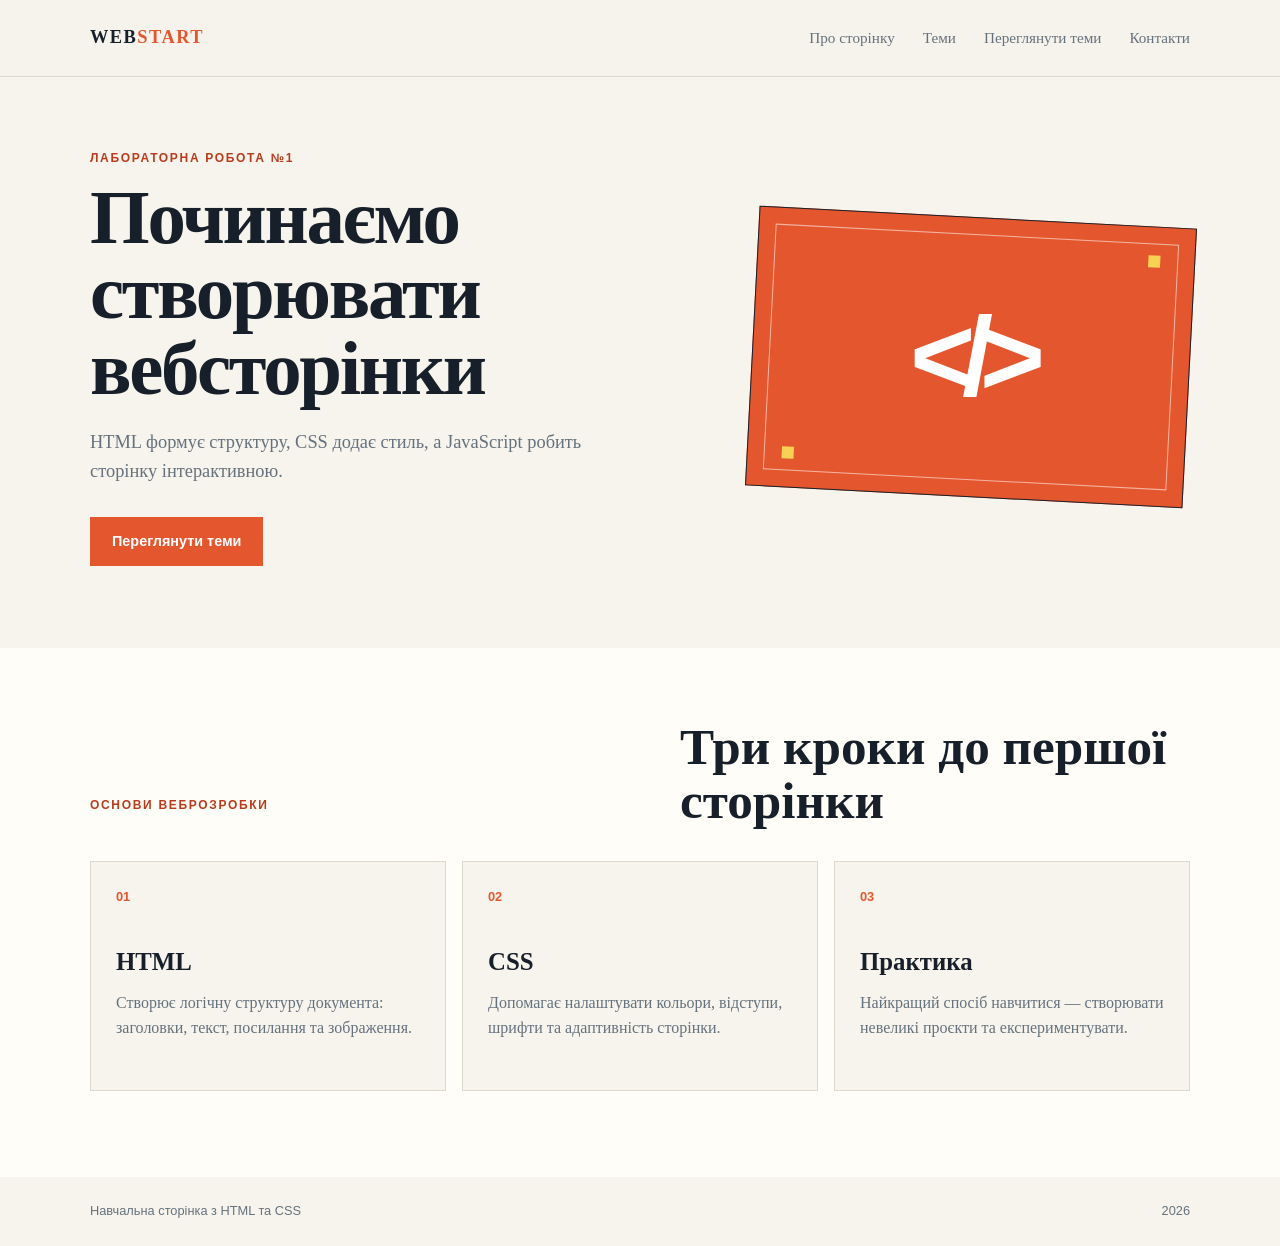
<file: index.html>
<!DOCTYPE html>
<html lang="uk">

<head>
    <meta charset="UTF-8">
    <meta name="viewport" content="width=device-width, initial-scale=1.0">
    <meta name="description" content="Базова навчальна сторінка з HTML та CSS">
    <title>Моя навчальна сторінка</title>
    <link rel="stylesheet" href="styles/styles.css">
    <script src="script.js" defer></script>
</head>

<body>
    <header class="site-header">
        <div class="container header-content">
            <a class="logo" href="#top">WEB<span>START</span></a>
            <nav aria-label="Головна навігація">
                <a href="#about">Про сторінку</a>
                <a href="#topics">Теми</a>
                <a href="#topics">Переглянути теми</a>
                <a href="#contacts">Контакти</a>
            </nav>
        </div>
    </header>

    <main id="top">
        <section class="hero container" id="about">
            <div class="hero-copy">
                <p class="eyebrow">Лабораторна робота №1</p>
                <h1>Починаємо створювати вебсторінки</h1>
                <p class="hero-text">HTML формує структуру, CSS додає стиль, а JavaScript робить сторінку інтерактивною.</p>
                <a class="button" href="pages/subscriptions.html">Переглянути теми</a>
            </div>
            <div class="hero-art" aria-hidden="true">
                <span class="code-mark">&lt;/&gt;</span>
                <span class="spark spark-one"></span>
                <span class="spark spark-two"></span>
            </div>
        </section>

        <section class="topics" id="topics">
            <div class="container">
                <div class="section-heading">
                    <p class="eyebrow">Основи веброзробки</p>
                    <h2>Три кроки до першої сторінки</h2>
                </div>
                <div class="topic-grid">
                    <article class="topic-card">
                        <span class="topic-number">01</span>
                        <h3>HTML</h3>
                        <p>Створює логічну структуру документа: заголовки, текст, посилання та зображення.</p>
                    </article>
                    <article class="topic-card">
                        <span class="topic-number">02</span>
                        <h3>CSS</h3>
                        <p>Допомагає налаштувати кольори, відступи, шрифти та адаптивність сторінки.</p>
                    </article>
                    <article class="topic-card">
                        <span class="topic-number">03</span>
                        <h3>Практика</h3>
                        <p>Найкращий спосіб навчитися — створювати невеликі проєкти та експериментувати.</p>
                    </article>
                </div>
            </div>
        </section>
    </main>

    <footer class="site-footer" id="contacts">
        <div class="container footer-content">
            <p>Навчальна сторінка з HTML та CSS</p>
            <p>2026</p>
        </div>
    </footer>
</body>

</html>
</file>
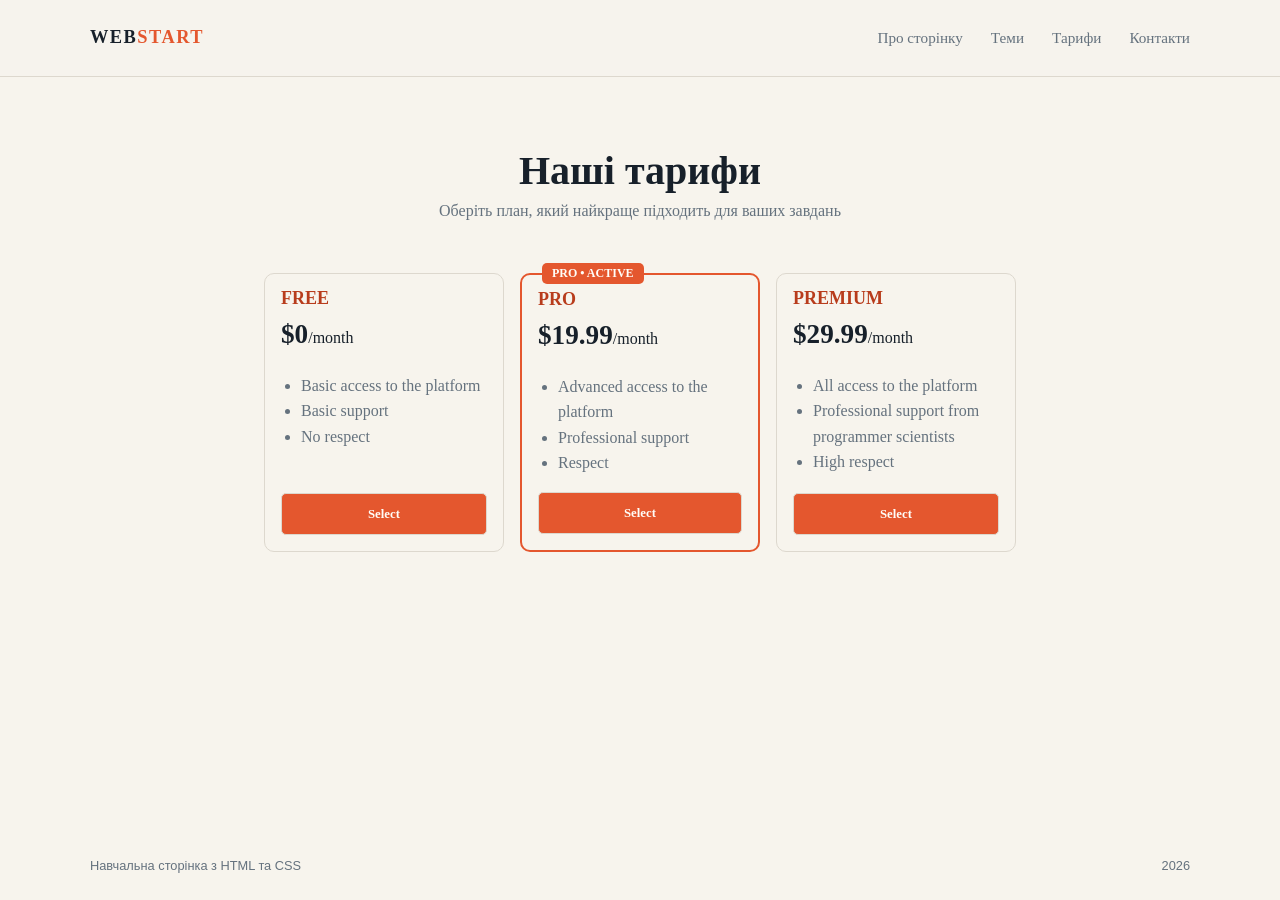
<file: pages/subscriptions.html>
<!doctype html>
<html lang="uk">
  <head>
    <meta charset="UTF-8" />
    <meta name="viewport" content="width=device-width, initial-scale=1.0" />
    <title>Тарифи</title>
    <meta
      name="description"
      content="Оберіть тарифний план для навчання та роботи з веброзробкою"
    />
    <link
      rel="canonical"
      href="https://shoro749.github.io/Lab1HTML/pages/subscriptions.html"
    />
    <link rel="stylesheet" href="../styles/styles.css" />
    <link rel="stylesheet" href="../styles/sub_styles.css" />
  </head>
  <body>
    <header class="site-header">
      <div class="container header-content">
        <a class="logo" href="../index.html#top">WEB<span>START</span></a>
        <nav aria-label="Головна навігація">
          <a href="../index.html#about">Про сторінку</a>
          <a href="../index.html#topics">Теми</a>
          <a href="#plans">Тарифи</a>
          <a href="../index.html#contacts">Контакти</a>
        </nav>
      </div>
    </header>

    <main>
      <section class="plans" id="plans">
        <div class="plans-heading">
          <h1>Наші тарифи</h1>
          <p>Оберіть план, який найкраще підходить для ваших завдань</p>
        </div>
        <br/>
        <div class="container">
          <article class="subCard">
            <h2>FREE</h2>
            <p><span>$0</span>/month</p>
            <ul>
              <li>Basic access to the platform</li>
              <li>Basic support</li>
              <li>No respect</li>
            </ul>
            <button class="btn" type="button">Select</button>
          </article>
          <article class="subCard subCard--featured">
            <div class="featured-label">PRO • ACTIVE</div>
            <h2>PRO</h2>
            <p><span>$19.99</span>/month</p>
            <ul>
              <li>Advanced access to the platform</li>
              <li>Professional support</li>
              <li>Respect</li>
            </ul>
            <button class="btn" type="button">Select</button>
          </article>
          <article class="subCard">
            <h2>PREMIUM</h2>
            <p><span>$29.99</span>/month</p>
            <ul>
              <li>All access to the platform</li>
              <li>Professional support from programmer scientists</li>
              <li>High respect</li>
            </ul>
            <button class="btn" type="button">Select</button>
          </article>
        </div>
      </section>
    </main>

    <footer class="site-footer" id="contacts">
      <div class="container footer-content">
        <p>Навчальна сторінка з HTML та CSS</p>
        <p>2026</p>
      </div>
    </footer>
  </body>
</html>
</file>
<file: styles/styles.css>
:root {
    --ink: #17202a;
    --muted: #65727e;
    --paper: #f7f4ed;
    --surface: #fffdf8;
    --accent: #e4572e;
    --accent-dark: #b83c1c;
    --line: #ddd8ce;
}

* {
    box-sizing: border-box;
}

html {
    scroll-behavior: smooth;
}

body {
    margin: 0;
    display: flex;
    flex-direction: column;
    min-height: 100vh;
    color: var(--ink);
    background: var(--paper);
    font-family: Georgia, "Times New Roman", serif;
    line-height: 1.6;
}

main {
    flex: 1;
}

.container {
    width: min(1100px, calc(100% - 40px));
    margin: 0 auto;
}

.site-header {
    border-bottom: 1px solid var(--line);
    background: rgba(247, 244, 237, 0.92);
}

.header-content,
.footer-content {
    display: flex;
    align-items: center;
    justify-content: space-between;
    gap: 24px;
}

.header-content {
    min-height: 76px;
}

.logo {
    color: var(--ink);
    font-size: 1.15rem;
    font-weight: 700;
    letter-spacing: 0.08em;
    text-decoration: none;
}

.logo span {
    color: var(--accent);
}

nav {
    display: flex;
    gap: 28px;
}

nav a {
    color: var(--muted);
    font-size: 0.95rem;
    text-decoration: none;
}

nav a:hover,
nav a:focus-visible {
    color: var(--accent-dark);
}

.hero {
    display: grid;
    grid-template-columns: minmax(0, 1.15fr) minmax(260px, 0.85fr);
    align-items: center;
    gap: 70px;
    min-height: 500px;
    padding-top: 72px;
    padding-bottom: 82px;
}

.eyebrow {
    margin: 0 0 12px;
    color: var(--accent-dark);
    font-family: Arial, sans-serif;
    font-size: 0.75rem;
    font-weight: 700;
    letter-spacing: 0.14em;
    text-transform: uppercase;
}

h1,
h2,
h3,
p {
    margin-top: 0;
}

h1 {
    max-width: 650px;
    margin-bottom: 22px;
    font-size: clamp(2.6rem, 6vw, 5.2rem);
    line-height: 0.98;
    letter-spacing: -0.03em;
}

.hero-text {
    max-width: 560px;
    margin-bottom: 30px;
    color: var(--muted);
    font-size: 1.15rem;
}

.button {
    display: inline-block;
    padding: 13px 22px;
    color: #fff;
    background: var(--accent);
    font-family: Arial, sans-serif;
    font-size: 0.9rem;
    font-weight: 700;
    text-decoration: none;
}

.button:hover,
.button:focus-visible {
    background: var(--accent-dark);
}

.hero-art {
    position: relative;
    display: grid;
    place-items: center;
    min-height: 280px;
    border: 1px solid var(--ink);
    background: var(--accent);
    transform: rotate(3deg);
}

.hero-art::before {
    position: absolute;
    inset: 16px;
    border: 1px solid rgba(255, 255, 255, 0.55);
    content: "";
}

.code-mark {
    color: #fff;
    font-family: Arial, sans-serif;
    font-size: clamp(3.5rem, 10vw, 7rem);
    font-weight: 900;
    letter-spacing: -0.12em;
    transform: rotate(-3deg);
}

.spark {
    position: absolute;
    width: 12px;
    height: 12px;
    background: #f7d154;
}

.spark-one {
    top: 28px;
    right: 34px;
}

.spark-two {
    bottom: 28px;
    left: 34px;
}

.topics {
    padding: 72px 0 86px;
    background: var(--surface);
}

.section-heading {
    display: flex;
    align-items: end;
    justify-content: space-between;
    gap: 24px;
    margin-bottom: 34px;
}

h2 {
    max-width: 510px;
    margin-bottom: 0;
    font-size: clamp(2rem, 4vw, 3.3rem);
    line-height: 1.05;
}

.topic-grid {
    display: grid;
    grid-template-columns: repeat(3, 1fr);
    gap: 16px;
}

.topic-card {
    min-height: 230px;
    padding: 25px;
    border: 1px solid var(--line);
    background: var(--paper);
}

.topic-number {
    display: block;
    margin-bottom: 34px;
    color: var(--accent);
    font-family: Arial, sans-serif;
    font-size: 0.8rem;
    font-weight: 700;
}

h3 {
    margin-bottom: 8px;
    font-size: 1.55rem;
}

.topic-card p {
    margin-bottom: 0;
    color: var(--muted);
}

.site-footer {
    padding: 24px 0;
    color: var(--muted);
    font-family: Arial, sans-serif;
    font-size: 0.8rem;
}

.footer-content p {
    margin-bottom: 0;
}

@media (max-width: 700px) {
    .container {
        width: min(100% - 28px, 520px);
    }

    .header-content {
        align-items: flex-start;
        flex-direction: column;
        justify-content: center;
        gap: 8px;
    }

    nav {
        gap: 16px;
        flex-wrap: wrap;
    }

    .hero {
        grid-template-columns: 1fr;
        gap: 42px;
        min-height: auto;
        padding-top: 56px;
        padding-bottom: 62px;
    }

    h1 {
        font-size: clamp(2.7rem, 14vw, 4.4rem);
    }

    .hero-art {
        min-height: 220px;
    }

    .section-heading,
    .footer-content {
        align-items: flex-start;
        flex-direction: column;
        gap: 10px;
    }

    .topic-grid {
        grid-template-columns: 1fr;
    }
}
</file>
<file: styles/sub_styles.css>
:root {
    --spacing-sm: 8px;
    --spacing-md: 16px;
    --spacing-lg: 24px;
    --spacing-xl: 32px;

    --border-radius: 10px;
}

.plans > .container {
    display: flex;
    gap: var(--spacing-md);
    flex-wrap: wrap;
    align-items: stretch;
    justify-content: center;

    width: 100%;
    margin: 0 auto;
}

.plans-heading {
    margin: 72px auto var(--spacing-lg);
    text-align: center;
}

.plans-heading h1 {
    max-width: none;
    margin-bottom: 5px;
    font-size: 2.5rem;
    line-height: 1.1;
    letter-spacing: normal;
}

.plans-heading p {
    color: var(--muted);
}

.subCard {
    display: flex;
    flex-direction: column;

    width: 240px;
    padding: 0 var(--spacing-md) var(--spacing-md);

    border: 1px solid var(--line);
    border-radius: var(--border-radius);
    background: var(--paper);
}

.subCard--featured {
    position: relative;
    border-color: var(--accent);
    border-width: 2px;
}

.featured-label {
    position: absolute;
    top: -12px;
    left: 20px;

    padding: 2px 10px;

    border-radius: 5px;
    background: var(--accent);
    color: var(--surface);

    font-size: 0.75rem;
    font-weight: 600;
    line-height: 1.4;
}

.subCard p {
    margin: 0 0 var(--spacing-md);
}

.subCard span {
    font-weight: 600;
    font-size: 1.7rem;
}

.subCard h2 {
    margin-bottom: 5px;
    color: var(--accent-dark);
    font-size: 18px;
    margin-top: 15px;
}

.subCard ul {
    margin: 0 0 var(--spacing-md) 20px;
    padding: 0;
}

.subCard li {
    color: var(--muted);
}

.btn {
    width: 100%;
    margin-top: auto;
    padding: 10px;

    border: 1px solid var(--line);
    border-radius: 5px;

    background: var(--accent);
    color: var(--surface);

    font: inherit;
    font-size: 0.8rem;
    font-weight: 600;
}

.btn:hover {
    background: var(--accent-dark);
    cursor: pointer;
}

@media (max-width: 768px) {
    .plans > .container {
        flex-direction: column;
        align-items: center;
    }

    .subCard {
        width: min(100%, 320px);
    }
}
</file>
